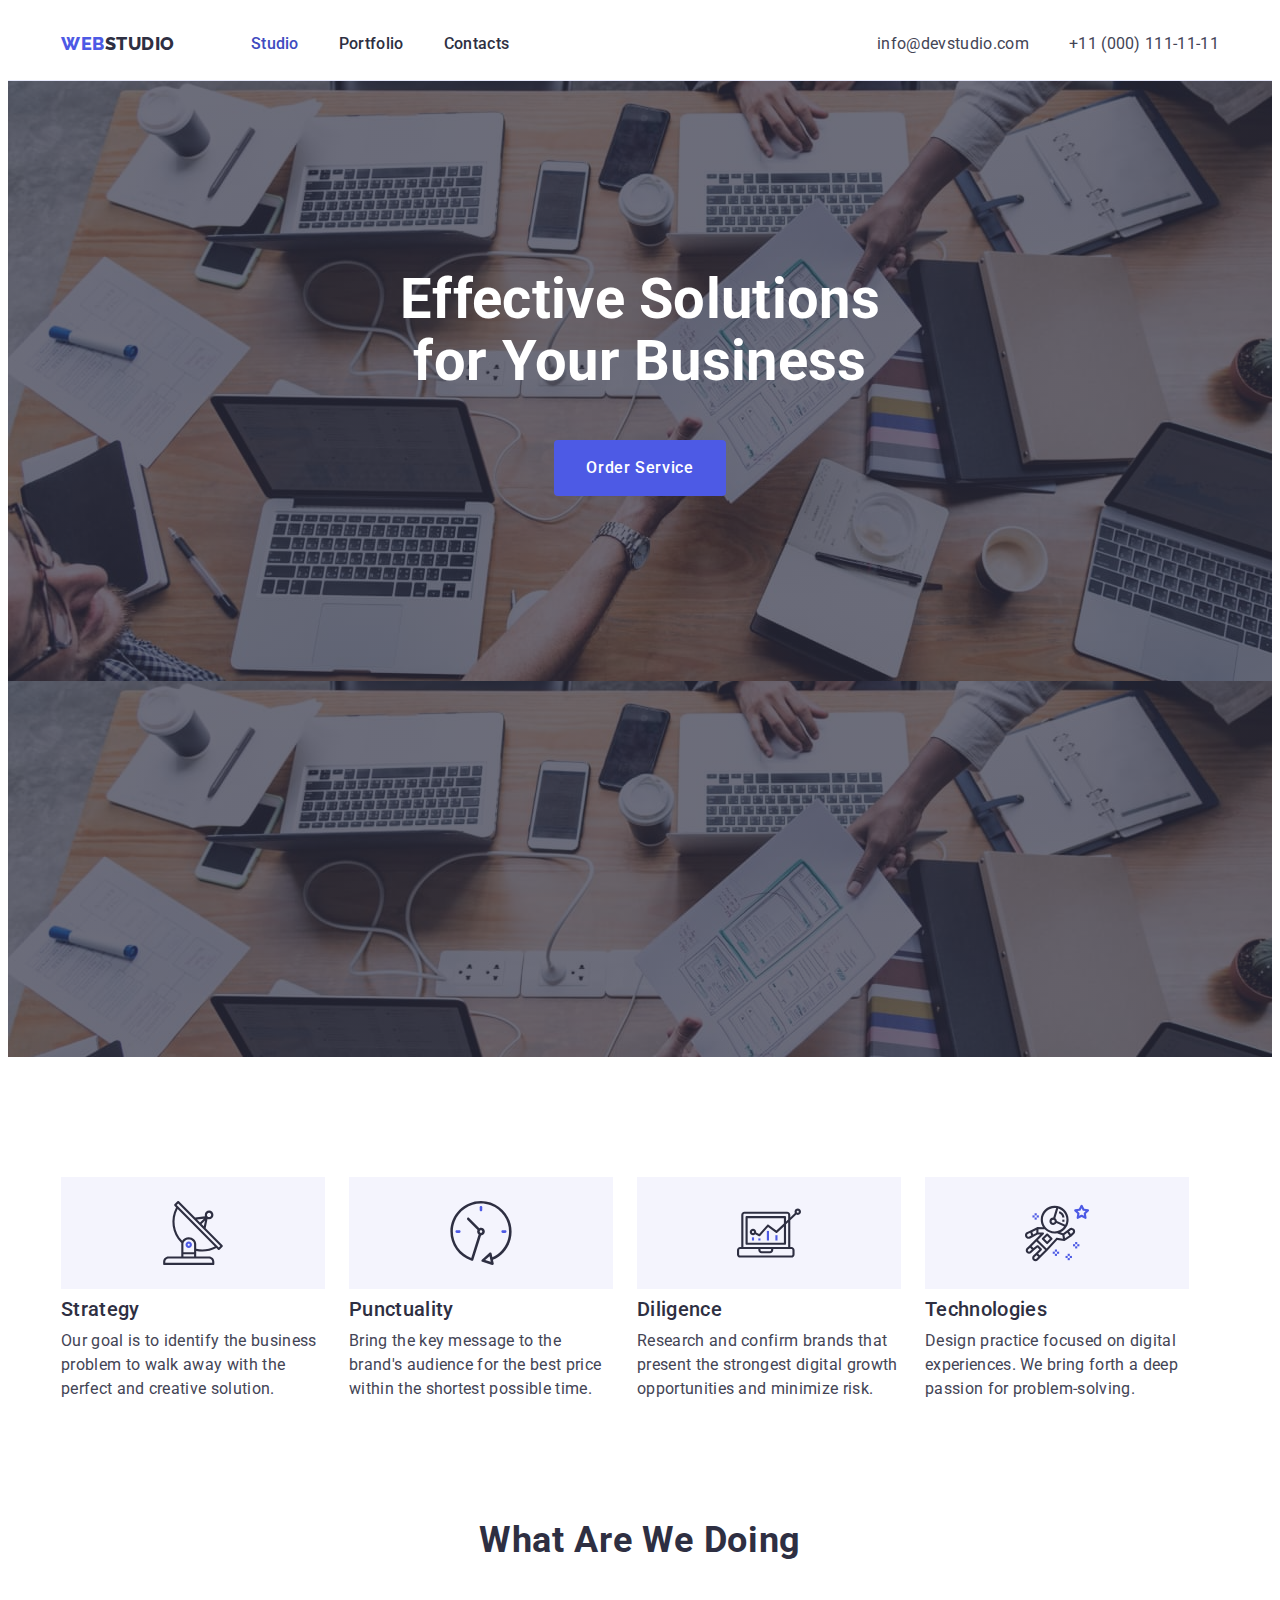
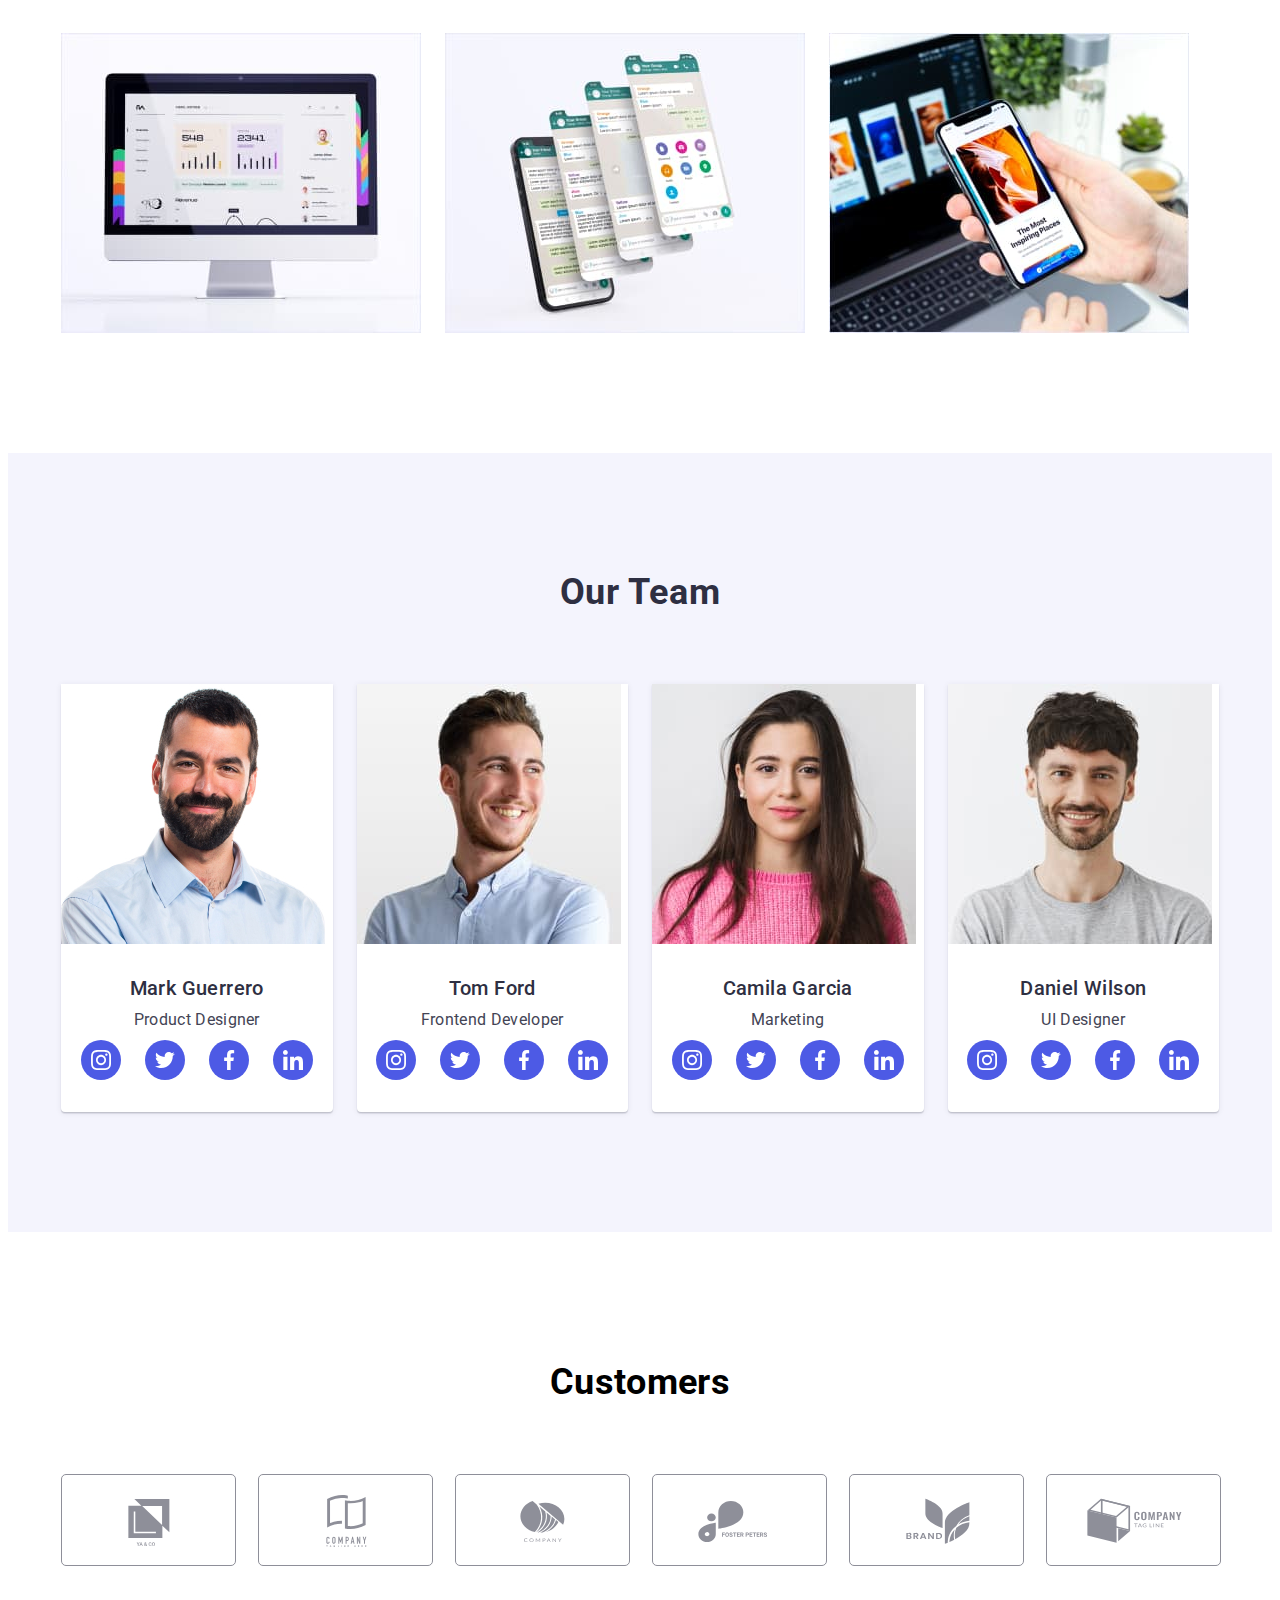
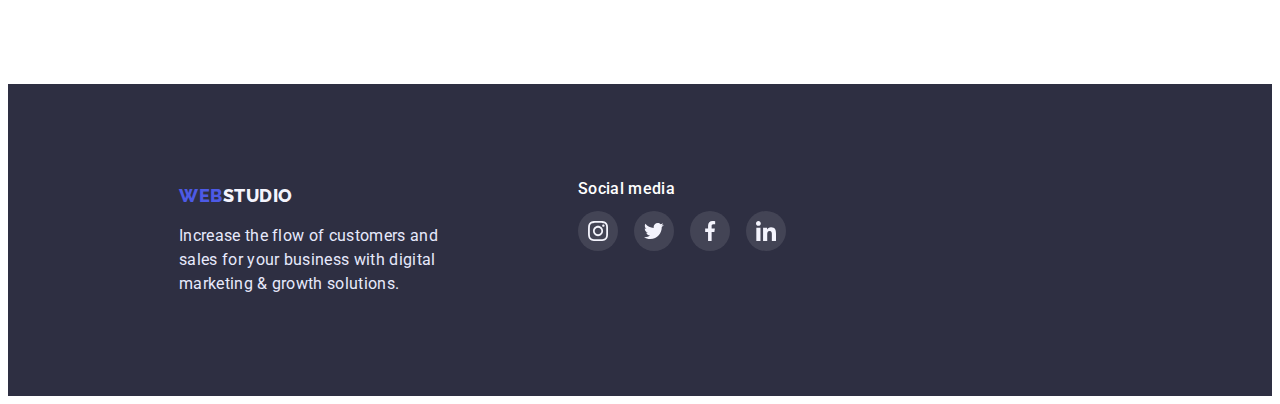
<file: index.html>
<!DOCTYPE html>
<html lang="en">
  <head>
    <meta charset="UTF-8" />
    <meta http-equiv="X-UA-Compatible" content="IE=edge" />
    <meta name="viewport" content="width=device-width, initial-scale=1.0" />
    <link rel="preconnect" href="https://fonts.googleapis.com" />
    <link rel="preconnect" href="https://fonts.gstatic.com" crossorigin />
    <link
      href="https://fonts.googleapis.com/css2?family=Raleway:wght@800&family=Roboto:wght@400;500;700;900&display=swap"
      rel="stylesheet"
    />
    <link
      rel="stylesheet"
      href="https://cdnjs.cloudflare.com/ajax/libs/modern-normalize/1.1.0/modern-normalize.min.css"
      integrity="sha512-wpPYUAdjBVSE4KJnH1VR1HeZfpl1ub8YT/NKx4PuQ5NmX2tKuGu6U/JRp5y+Y8XG2tV+wKQpNHVUX03MfMFn9Q=="
      crossorigin="anonymous"
      referrerpolicy="no-referrer"
    />

    <link rel="stylesheet" href="./css/styles.css" />
    <title>Studio</title>
  </head>
  <body>
    <!-- header -->
    <header>
      <div class="container main-nav">
        <nav class="main-nav">
          <a href="./index.html" class="logo link"
            ><span class="logo-color">Web</span>Studio</a
          >
          <ul class="site-nav list">
            <li class="item">
              <a href="./index.html" class="nav-link link active">Studio</a>
            </li>
            <li class="item">
              <a href="./portfolio.html" class="nav-link link">Portfolio</a>
            </li>
            <li class="item"><a href="" class="nav-link link">Contacts</a></li>
          </ul>
        </nav>
        <address class="auth-nav">
          <ul class="auth-nav list">
            <li class="item">
              <a href="mailto:info@devstudio.com" class="list-contact link"
                >info@devstudio.com</a
              >
            </li>
            <li class="item">
              <a href="tel:+110001111111" class="list-contact link"
                >+11 (000) 111-11-11</a
              >
            </li>
          </ul>
        </address>
      </div>
    </header>
    <!-- main -->
    <main>
      <!-- hero -->
      <section class="hero">
        <div class="container">
          <div class="hero-titl-buttn">
            <h1 class="hero-title">Effective Solutions for Your Business</h1>
            <button type="button" class="hero-btn btn">Order Service</button>
          </div>
        </div>
      </section>

      <!-- преимущества -->
      <section class="benefits section-b">
        <div class="container">
          <h2 class="visually-hidden">benefits</h2>
          <ul class="benefist-list list">
            <li class="benefist-item icon-antenna">
              <div class="benefist-text-title">
                <h3 class="benefits-title">Strategy</h3>
                <p class="benefits-text">
                  Our goal is to identify the business problem to walk away with
                  the perfect and creative solution.
                </p>
              </div>
            </li>
            <li class="benefist-item icon-clock">
              <h3 class="benefits-title">Punctuality</h3>
              <p class="benefits-text">
                Bring the key message to the brand's audience for the best price
                within the shortest possible time.
              </p>
            </li>
            <li class="benefist-item icon-diagram">
              <h3 class="benefits-title">Diligence</h3>
              <p class="benefits-text">
                Research and confirm brands that present the strongest digital
                growth opportunities and minimize risk.
              </p>
            </li>
            <li class="benefist-item icon-astronaut">
              <h3 class="benefits-title">Technologies</h3>
              <p class="benefits-text">
                Design practice focused on digital experiences. We bring forth a
                deep passion for problem-solving.
              </p>
            </li>
          </ul>
        </div>
      </section>
      <!-- What are we doing -->
      <section class="doing section">
        <div class="container">
          <h2 class="doing-title">What are we doing</h2>
          <ul class="doing-list list">
            <li class="doing-item">
              <img
                src="./images/computer.jpg"
                alt="computer"
                width="360"
                height="300"
              />
            </li>
            <li class="doing-item">
              <img
                src="./images/appllicution.jpg"
                alt="appllicution"
                width="360"
                height="300"
              />
            </li>
            <li class="doing-item">
              <img
                src="./images/phone.jpg"
                alt="phone"
                width="360"
                height="300"
              />
            </li>
          </ul>
        </div>
      </section>

      <!-- team -->
      <section class="team section">
        <div class="container">
          <h2 class="team-title">Our Team</h2>
          <ul class="team-list list">
            <li class="team-item">
              <img
                src="./images/img.jpg"
                alt="employee"
                width="264"
                height="260"
              />
              <div class="team-title-text">
                <h3 class="team-after-title">Mark Guerrero</h3>
                <p class="team-text">Product Designer</p>
                <ul class="team-soc-list list">
                  <li class="team-soc-item">
                    <a href="" class="team-soc-link link">
                      <svg class="team-soc-icon" width="20" height="20">
                        <use
                          href="./images/symbol-defs.svg#icon-instagram"
                        ></use>
                      </svg>
                    </a>
                  </li>
                  <li class="team-soc-item">
                    <a href="" class="team-soc-link link">
                      <svg class="team-soc-icon" width="20" height="20">
                        <use
                          href="./images/symbol-defs.svg#icon-twitter"
                        ></use></svg>
                      </a>
                  </li>
                  <li class="team-soc-item">
                    <a href="" class="team-soc-link link">
                      <svg class="team-soc-icon" width="20" height="20">
                        <use
                          href="./images/symbol-defs.svg#icon-facebook"
                        ></use></svg>
                      </a>
                  </li>
                  <li class="team-soc-item">
                    <a href="" class="team-soc-link link">
                      <svg class="team-soc-icon" width="20" height="20">
                        <use
                          href="./images/symbol-defs.svg#icon-linkedin"
                        ></use></svg>
                      </a>
                  </li>
                </ul>
              </div>
            </li>
            <li class="team-item">
              <img
                src="./images/img_man.jpg"
                alt="employee"
                width="264"
                height="260"
              />
              <div class="team-title-text">
                <h3 class="team-after-title">Tom Ford</h3>
                <p class="team-text">Frontend Developer</p>
                <ul class="team-soc-list list">
                  <li class="team-soc-item">
                    <a href="" class="team-soc-link link">
                      <svg class="team-soc-icon" width="20" height="20">
                        <use
                          href="./images/symbol-defs.svg#icon-instagram"
                        ></use>
                      </svg>
                    </a>
                  </li>
                  <li class="team-soc-item">
                    <a href="" class="team-soc-link link">
                      <svg class="team-soc-icon" width="20" height="20">
                        <use
                          href="./images/symbol-defs.svg#icon-twitter"
                        ></use></svg>
                      </a>
                  </li>
                  <li class="team-soc-item">
                    <a href="" class="team-soc-link link">
                      <svg class="team-soc-icon" width="20" height="20">
                        <use
                          href="./images/symbol-defs.svg#icon-facebook"
                        ></use></svg>
                      </a>
                  </li>
                  <li class="team-soc-item">
                    <a href="" class="team-soc-link link">
                      <svg class="team-soc-icon" width="20" height="20">
                        <use
                          href="./images/symbol-defs.svg#icon-linkedin"
                        ></use></svg>
                      </a>
                  </li>
                </ul>
              </div>
            </li>
            <li class="team-item">
              <img
                src="./images/img_women.jpg"
                alt="employee"
                width="264"
                height="260"
              />
              <div class="team-title-text">
                <h3 class="team-after-title">Camila Garcia</h3>
                <p class="team-text">Marketing</p>
                <ul class="team-soc-list list">
                  <li class="team-soc-item">
                    <a href="" class="team-soc-link link">
                      <svg class="team-soc-icon" width="20" height="20">
                        <use
                          href="./images/symbol-defs.svg#icon-instagram"
                        ></use>
                      </svg>
                    </a>
                  </li>
                  <li class="team-soc-item">
                    <a href="" class="team-soc-link link">
                      <svg class="team-soc-icon" width="20" height="20">
                        <use
                          href="./images/symbol-defs.svg#icon-twitter"
                        ></use></svg>
                      </a>
                  </li>
                  <li class="team-soc-item">
                    <a href="" class="team-soc-link link">
                      <svg class="team-soc-icon" width="20" height="20">
                        <use
                          href="./images/symbol-defs.svg#icon-facebook"
                        ></use></svg>
                      </a>
                  </li>
                  <li class="team-soc-item">
                    <a href="" class="team-soc-link link">
                      <svg class="team-soc-icon" width="20" height="20">
                        <use
                          href="./images/symbol-defs.svg#icon-linkedin"
                        ></use></svg>
                      </a>
                  </li>
                </ul>
              </div>
            </li>
            <li class="team-item">
              <img
                src="./images/man.jpg"
                alt="employee"
                width="264"
                height="260"
              />
              <div class="team-title-text">
                <h3 class="team-after-title">Daniel Wilson</h3>
                <p class="team-text">UI Designer</p>
                <ul class="team-soc-list list">
                  <li class="team-soc-item">
                    <a href="" class="team-soc-link link">
                      <svg class="team-soc-icon" width="20" height="20">
                        <use
                          href="./images/symbol-defs.svg#icon-instagram"
                        ></use>
                      </svg>
                    </a>
                  </li>
                  <li class="team-soc-item">
                    <a href="" class="team-soc-link link">
                      <svg class="team-soc-icon" width="20" height="20">
                        <use
                          href="./images/symbol-defs.svg#icon-twitter"
                        ></use></svg>
                  </a>
                  </li>
                  <li class="team-soc-item">
                    <a href="" class="team-soc-link link">
                      <svg class="team-soc-icon" width="20" height="20">
                        <use
                          href="./images/symbol-defs.svg#icon-facebook"
                        ></use></svg>
                  </a>
                  </li>
                  <li class="team-soc-item">
                    <a href="" class="team-soc-link link">
                      <svg class="team-soc-icon" width="20" height="20">
                        <use
                          href="./images/symbol-defs.svg#icon-linkedin"
                        ></use></svg>
                  </a>
                  </li>
                </ul>
              </div>
            </li>
          </ul>
        </div>
      </section>
      <section class="customers">
        <div class="container">
          <h1 class="customers-title">Customers</h1>
          <ul class="customers-list list">
            <li class="customers-item">
              <a href="" class="customers-link link">
                <svg class="customers-icon" width="104" height="56">
                  <use href="./images/symbol-defs.svg#icon-Logo"></use>
                </svg>
              </a>
            </li>
            <li class="customers-item">
              <a href="" class="customers-link link">
                <svg class="customers-icon" width="104" height="56">
                  <use href="./images/symbol-defs.svg#icon-Logo_2"></use>
                </svg>
              </a>
            </li>
            <li class="customers-item">
              <a href="" class="customers-link link">
                <svg class="customers-icon" width="104" height="56">
                  <use href="./images/symbol-defs.svg#icon-Logo_3"></use>
                </svg>
              </a>
            </li>
            <li class="customers-item">
              <a href="" class="customers-link link">
                <svg class="customers-icon" width="104" height="56">
                  <use href="./images/symbol-defs.svg#icon-Logo_4"></use>
                </svg>
              </a>
            </li>
            <li class="customers-item">
              <a href="" class="customers-link link">
                <svg class="customers-icon" width="104" height="56">
                  <use href="./images/symbol-defs.svg#icon-Logo_5"></use>
                </svg>
              </a>
            </li>
            <li class="customers-item">
              <a href="" class="customers-link link">
                <svg class="customers-icon" width="104" height="56">
                  <use href="./images/symbol-defs.svg#icon-Logo_6"></use>
                </svg>
              </a>
            </li>
          </ul>
        </div>
      </section>
    </main>
    <!-- footer -->
    <footer class="footer">
     <div class="container-wrap">
        <div class="container-footer">
          <div class="footer-logo-text">
            <a href="./index.html" class="footer-logo logo link"
              ><span class="logo-color">Web</span>Studio</a
            >
            <p class="footer-text">
              Increase the flow of customers and sales for your business with
              digital marketing & growth solutions.
            </p>
          </div>
        </div>
        
        <div class="soc-link">
        
            <p class="text-soc-link">Social media</p>
            <ul class="list-soc-link list">
              <li class="item-soc-link">
              <a href="" class="customer-soc-link link">
                <svg class="soc-icon">
                  <use href="./images/symbol-defs.svg#icon-instagram" width="20" height="20"></use>
                </svg>
              </a>
              </li>
            <li class="item-soc-link">
               
                <a href="" class="customer-soc-link link">
                  <svg class="soc-icon">
                    <use href="./images/symbol-defs.svg#icon-twitter" width="20" height="20"></use>
                  </svg>
                </a>
            </li >
              <li class="item-soc-link">
                <a href="" class="customer-soc-link link">
                  <svg class="soc-icon">
                    <use href="./images/symbol-defs.svg#icon-facebook" width="20" height="20"></use>
                  </svg>
                </a>
              </li >
             <li class="item-soc-link">
                <a href="" class="customer-soc-link link">
                  <svg class="soc-icon">
                    <use href="./images/symbol-defs.svg#icon-linkedin" width="20" height="20"></use>
                  </svg>
                </a>
             </li >
            </ul >
        
        </div>
     </div >
    </footer>
  </body>
</html>
</file>
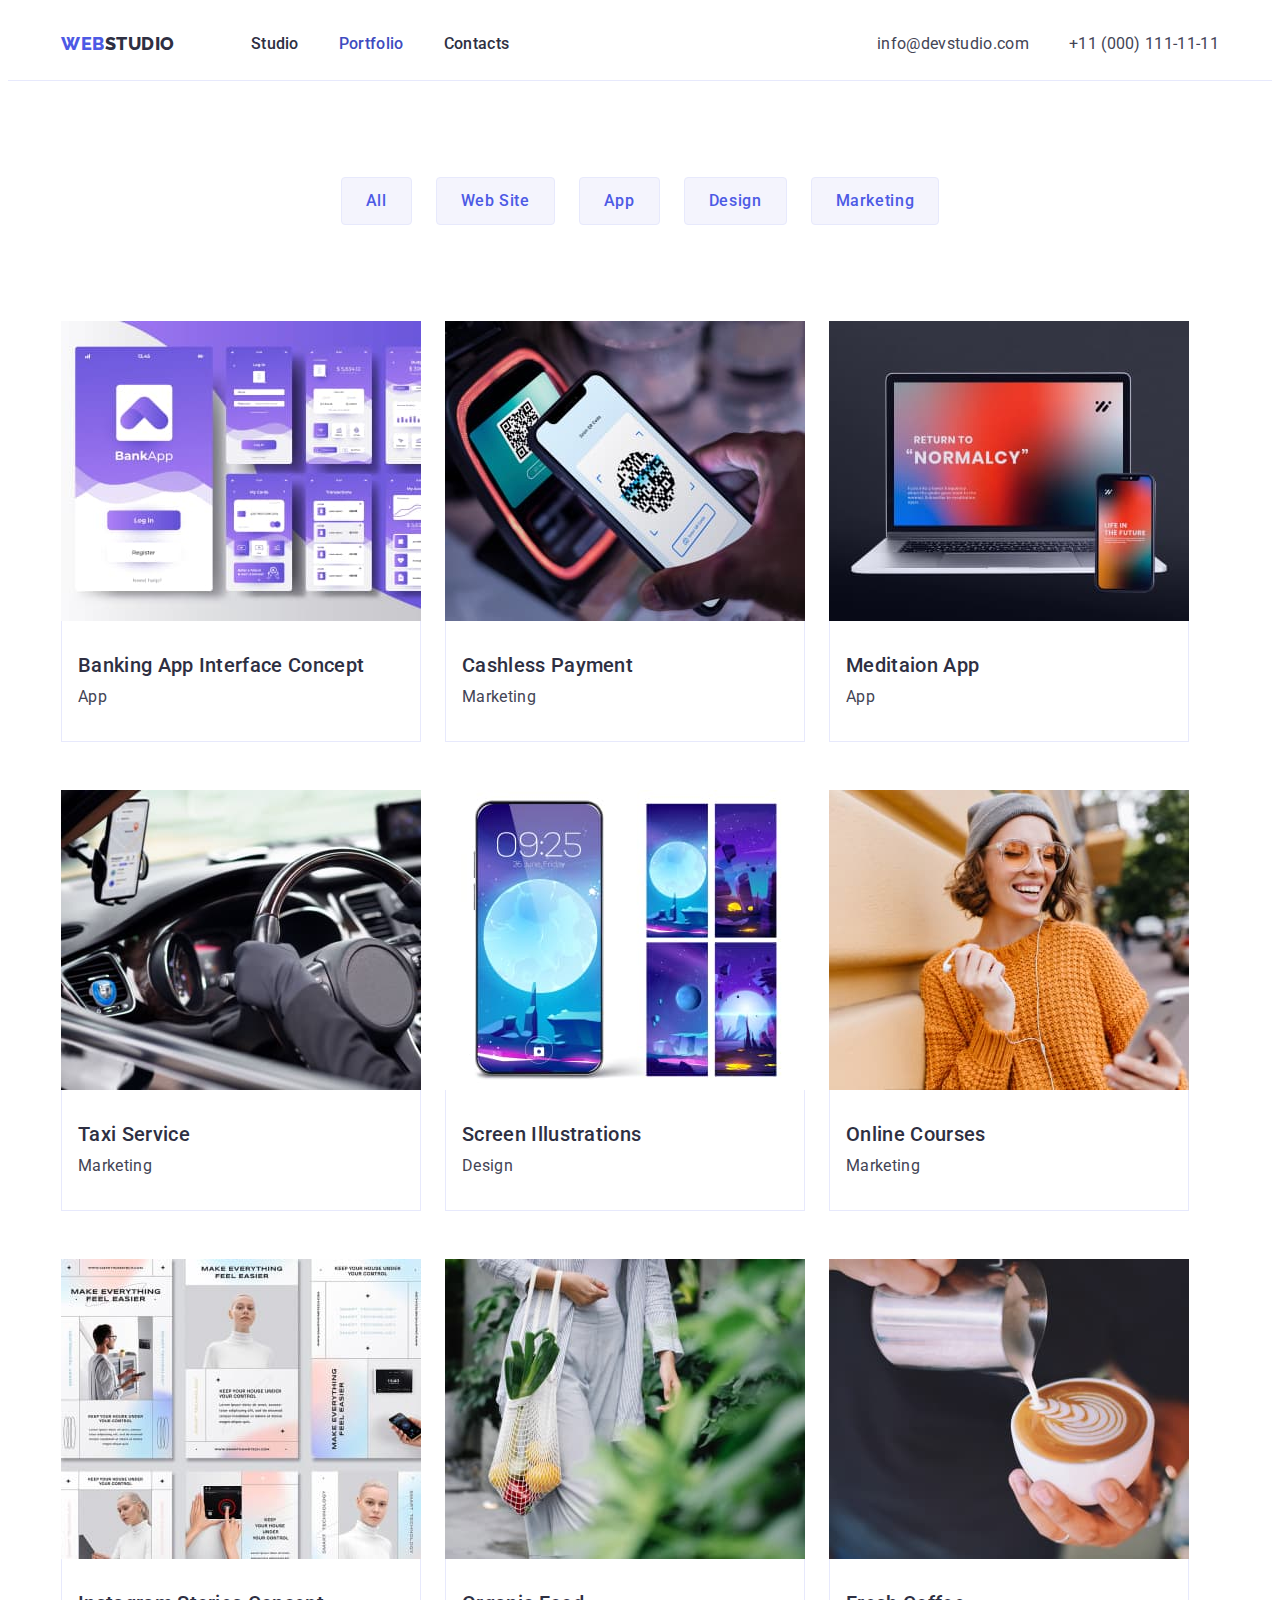
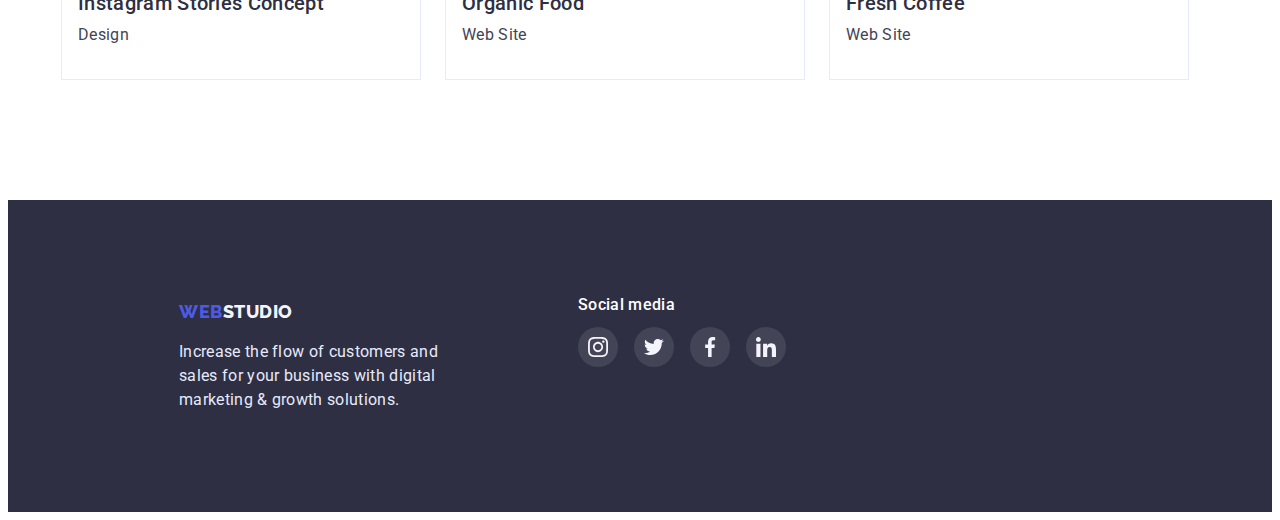
<file: portfolio.html>
<!DOCTYPE html>
<html lang="en">
  <head>
    <meta charset="UTF-8" />
    <meta http-equiv="X-UA-Compatible" content="IE=edge" />
    <meta name="viewport" content="width=device-width, initial-scale=1.0" />
    <link rel="preconnect" href="https://fonts.googleapis.com" />
    <link rel="preconnect" href="https://fonts.gstatic.com" crossorigin />
    <link
      href="https://fonts.googleapis.com/css2?family=Raleway:wght@800&family=Roboto:wght@400;500;700;900&display=swap"
      rel="stylesheet"
    />
    <link
      rel="stylesheet"
      href="https://cdnjs.cloudflare.com/ajax/libs/modern-normalize/1.1.0/modern-normalize.min.css"
      integrity="sha512-wpPYUAdjBVSE4KJnH1VR1HeZfpl1ub8YT/NKx4PuQ5NmX2tKuGu6U/JRp5y+Y8XG2tV+wKQpNHVUX03MfMFn9Q=="
      crossorigin="anonymous"
      referrerpolicy="no-referrer"
    />

    <link rel="stylesheet" href="./css/styles.css" />
    <title>Portfolio</title>
  </head>
  <body>
    <!-- header -->
    <header>
      <div class="container main-nav">
        <nav class="main-nav">
          <a href="./index.html" class="logo link"
            ><span class="logo-color">Web</span>Studio</a
          >
          <ul class="site-nav list">
            <li class="item">
              <a href="./index.html" class="nav-link link">Studio</a>
            </li>
            <li class="item">
              <a href="./portfolio.html" class="nav-link link active"
                >Portfolio</a
              >
            </li>
            <li class="item"><a href="" class="nav-link link">Contacts</a></li>
          </ul>
        </nav>
        <address class="auth-nav">
          <ul class="auth-nav list">
            <li class="item">
              <a href="mailto:info@devstudio.com" class="list-contact link"
                >info@devstudio.com</a
              >
            </li>
            <li class="item">
              <a href="tel:+110001111111" class="list-contact link"
                >+11 (000) 111-11-11</a
              >
            </li>
          </ul>
        </address>
      </div>
    </header>
    <!-- main -->
    <main>
      <section class="filters-buttons">
        <div class="container">
          <h1 class="visually-hidden">Our work</h1>
          <ul class="filter-list list">
            <li><button type="button" class="filter-btn btn">All</button></li>
            <li>
              <button type="button" class="filter-btn btn">Web Site</button>
            </li>
            <li><button type="button" class="filter-btn btn">App</button></li>
            <li>
              <button type="button" class="filter-btn btn">Design</button>
            </li>
            <li>
              <button type="button" class="filter-btn btn">Marketing</button>
            </li>
          </ul>
        </div>
      </section>

      <section class="work">
        <div class="container">
          <ul class="list-work list">
            <li class="list-item">
              <a class="work-link" href=""
                ><img
                  src="./images/bankapp.jpg"
                  alt="bank App"
                  width="360"
                  height="300"
                />
                <div class="work-title-text">
                  <h2 class="work-title">Banking App Interface Concept</h2>

                  <p class="work-text">App</p>
                </div>
              </a>
            </li>
            <li class="list-item">
              <a class="work-link" href=""
                ><img
                  src="./images/payment.jpg"
                  alt="payment"
                  width="360"
                  height="300"
                />
                <div class="work-title-text">
                  <h2 class="work-title">Cashless Payment</h2>
                  <p class="work-text">Marketing</p>
                </div>
              </a>
            </li>
            <li class="list-item">
              <a class="work-link" href=""
                ><img
                  src="./images/meditaion.jpg"
                  alt="meditaion"
                  width="360"
                  height="300"
                />
                <div class="work-title-text">
                  <h2 class="work-title">Meditaion App</h2>
                  <p class="work-text">App</p>
                </div>
              </a>
            </li>
            <li class="list-item">
              <a class="work-link" href=""
                ><img
                  src="./images/taxi.jpg"
                  alt="taxi Service"
                  width="360"
                  height="300"
                />
                <div class="work-title-text">
                  <h2 class="work-title">Taxi Service</h2>
                  <p class="work-text">Marketing</p>
                </div>
              </a>
            </li>
            <li class="list-item">
              <a class="work-link" href=""
                ><img
                  src="./images/screen.jpg"
                  alt="screen Illustrations"
                  width="360"
                  height="300"
                />
                <div class="work-title-text">
                  <h2 class="work-title">Screen Illustrations</h2>
                  <p class="work-text">Design</p>
                </div>
              </a>
            </li>
            <li class="list-item">
              <a class="work-link" href=""
                ><img
                  src="./images/onlinecourses.jpg"
                  alt="online courses"
                  width="360"
                  height="300"
                />
                <div class="work-title-text">
                  <h2 class="work-title">Online Courses</h2>
                  <p class="work-text">Marketing</p>
                </div>
              </a>
            </li>
            <li class="list-item">
              <a class="work-link" href=""
                ><img
                  src="./images/stories.jpg"
                  alt="Instagram Stories"
                  width="360"
                  height="300"
                />
                <div class="work-title-text">
                  <h2 class="work-title">Instagram Stories Concept</h2>
                  <p class="work-text">Design</p>
                </div>
              </a>
            </li>
            <li class="list-item">
              <a class="work-link" href=""
                ><img
                  src="./images/organicfood.jpg"
                  alt="organic food"
                  width="360"
                  height="300"
                />
                <div class="work-title-text">
                  <h2 class="work-title">Organic Food</h2>
                  <p class="work-text">Web Site</p>
                </div>
              </a>
            </li>
            <li class="list-item">
              <a class="work-link" href=""
                ><img
                  src="./images/freshcoffe.jpg"
                  alt="Fresh Coffee"
                  width="360"
                  height="300"
                />
                <div class="work-title-text">
                  <h2 class="work-title">Fresh Coffee</h2>
                  <p class="work-text">Web Site</p>
                </div>
              </a>
            </li>
          </ul>
        </div>
      </section>
    </main>

    <!-- footer -->
    <footer class="footer">
      <div class="container-wrap">
         <div class="container-footer">
           <div class="footer-logo-text">
             <a href="./index.html" class="footer-logo logo link"
               ><span class="logo-color">Web</span>Studio</a
             >
             <p class="footer-text">
               Increase the flow of customers and sales for your business with
               digital marketing & growth solutions.
             </p>
           </div>
         </div>
         
         <div class="soc-link">
         
             <p class="text-soc-link">Social media</p>
             <ul class="list-soc-link list">
               <li class="item-soc-link">
               <a href="" class="customer-soc-link link">
                 <svg class="soc-icon">
                   <use href="./images/symbol-defs.svg#icon-instagram" width="20" height="20"></use>
                 </svg>
               </a>
               </li>
             <li class="item-soc-link">
                
                 <a href="" class="customer-soc-link link">
                   <svg class="soc-icon">
                     <use href="./images/symbol-defs.svg#icon-twitter" width="20" height="20"></use>
                   </svg>
                 </a>
             </li >
               <li class="item-soc-link">
                 <a href="" class="customer-soc-link link">
                   <svg class="soc-icon">
                     <use href="./images/symbol-defs.svg#icon-facebook" width="20" height="20"></use>
                   </svg>
                 </a>
               </li >
              <li class="item-soc-link">
                 <a href="" class="customer-soc-link link">
                   <svg class="soc-icon">
                     <use href="./images/symbol-defs.svg#icon-linkedin" width="20" height="20"></use>
                   </svg>
                 </a>
              </li >
             </ul >
         
         </div>
      </div >
     </footer>
  </body>
</html>
</file>
<file: css/styles.css>
p,  h1, h2, h3, h4, h5, h6{
  margin:  0;
}


ul {
  margin: 0;
  padding-left: 0;
}

button{
  cursor: pointer;
}

img{
  display: block;

}

body {
  font-family: "Roboto", sans-serif;
  letter-spacing: 0.02em;
 
}

.container{
  max-width: 1158px;
  padding-left: 15px;
  padding-right: 15px;
  margin-left: auto;
  margin-right: auto;

}
.container-footer{
  width: 264px;
  padding-left: 15px;
  padding-right: 15px;
  margin-left: 156px;
}
:root {
  --accent-color: #4d5ae5;
  --basic-color: #2e2f42;
  --color-text: #434455;
  --color-text-button: #ffffff;
  --color-background: #f4f4fd;
  --color-footer-text: #e7e9fc;
  --color-hover: #404bbf;
}

.section{
  padding-top: 120px;
  padding-bottom: 120px;
}

.section-b{
  padding-top: 120px;
}


 /* -------------------utilits---------------------------- */
.link {
  text-decoration: none;
}

.list {
  list-style: none;
}

.btn{
    cursor: pointer;
}

.visually-hidden{
    position: absolute;
    white-space: nowrap;
    width: 1px;
    height: 1px;
    overflow: hidden;
    border: 0;
    padding: 0;
    clip: rect(0 0 0 0);
    clip-path: inset(50%);
    margin: -1px;
}


/* ---------------HEADER--------------------- */

header{
  border-bottom: 1px solid #E7E9FC;
}


.logo {
  font-family: "Raleway";

  font-weight: 800;
  font-size: 18px;
  line-height: 1.33;
  display: flex;
  align-items: center;
  letter-spacing: 0.03em;
  text-transform: uppercase;
  color: var(--basic-color);
}
.logo .logo-color {
  color: var(--accent-color);
}

                    /* main-nav */

.main-nav{
  display: flex;
  align-items: center;
}        

.site-nav{
  display: flex;
  margin-left: 76px;
}

.site-nav > .item + .item{
  margin-left: 40px;
}

.nav-link {
  display: block;
  padding-top: 24px;
  padding-bottom: 24px;

  font-style: normal;
  font-weight: 500;
  font-size: 16px;
  line-height: 1.5;
  color: var(--basic-color);
}

.nav-link:hover, .nav-link:focus{
color: var(--accent-color);
}

.active{
  color: var(--color-hover);
}

.auth-nav{
  display: flex;
  margin-left: auto;
}

.auth-nav > .item + .item {
  margin-left: 40px;
}

.list-contact {
  font-style: normal;
  font-weight: 400;
  font-size: 16px;
  line-height: 1.5;
  color: var(--color-text);
}

.list-contact:hover, :focus{
    color: var(--color-hover);
}

/* ---------------HERO--------------------- */

.hero {
  max-width: 1440px;
  height: 600px; 
  margin-left: auto;
  margin-right: auto;
 padding-top: 188px;
  padding-bottom: 188px; 
  background-color: var(--basic-color);
  background-image: linear-gradient(to right, rgba(46, 47, 66, 0.7), rgba(46, 47, 66, 0.7)),
   url(../images/people-office.jpg);
}

.hero-titl-buttn{
  width: 494px;
  margin-right: auto;
  margin-left: auto;
}

.hero-title {
  font-style: normal;
  font-weight: 700;
  font-size: 56px;
  line-height: 1.1;

  text-align: center;
  color: var(--color-text-button);
}
.hero-btn {
  padding: 16px 32px;
  min-width: 169px;
  height: 56px;
  margin-top: 48px;
  margin-left: auto;
  margin-right: auto;
  font-family: inherit;
  font-style: normal;
  font-weight: 500;
  font-size: 16px;
  line-height: 1.5;
  display: flex;
  align-items: center;
  letter-spacing: 0.04em;

  color: var(--color-text-button);

  background-color: var(--accent-color);

  border-radius: 4px;
  border: 0;
}

.hero-btn:hover, .hero-btn:focus{
    background-color: var(--color-hover);
}


/* ---------------BENEFITS--------------------- */



.benefist-list{
  display: flex;

}




.benefist-item{
  width: 264px;
margin-right: 24px;
}

.benefist-item::before{
  display:block;
  content: '';
  height: 112px;
  background-repeat: no-repeat;
  background-position: center;
  background-color: #F4F4FD;
  margin-bottom: 8px;
}

.icon-antenna::before{
  background-image: url(../images/antenna.svg);
}

.icon-clock::before{
background-image: url(../images/clock.svg);
}

.icon-diagram::before{
background-image: url(../images/diagram.svg);
}

.icon-astronaut::before{
background-image: url(../images/astronaut.svg);
}

.benefist-item:nth-last-child(4n + 1){
  margin-right: 0;
}


.benefits-title {
  margin-bottom: 8px;
  font-weight: 500;
  font-size: 20px;
  line-height: 1.2;
  color: var(--basic-color);
}
.benefits-text {
  font-size: 16px;
  line-height: 1.5;

  color: var(--color-text);
}

/* ---------------What are we doing--------------------- */



.doing-title {
  margin-bottom: 72px;
  font-weight: 700;
  font-size: 36px;
  line-height: 1.1;
  text-align: center;
  letter-spacing: 0.02em;
  text-transform: capitalize;
  color: var(--basic-color);
}
.doing-list{
  display: flex;
}

.doing-item + .doing-item {
  margin-left: 24px;
}


/* ---------------Our Team--------------------- */
.team {

  background-color: var(--color-background);
}


.team-list{
  display: flex;
  gap: 24px;
  text-align: center;
}

.team-item{
  width: calc((100% - 72px) / 4);
  background-color: #FFFFFF;
  box-shadow: 0px 1px 6px rgba(46, 47, 66, 0.08), 0px 1px 1px rgba(46, 47, 66, 0.16), 0px 2px 1px rgba(46, 47, 66, 0.08);
  border-radius: 0px 0px 4px 4px;
  
}

.team-title-text{
padding-top: 32px;
padding-bottom: 32px;
padding-left: 16px;
padding-right: 16px;
}


.team-title {
  margin-bottom: 72px;
  font-weight: 700;
  font-size: 36px;
  line-height: 1.1;
  text-align: center;
  letter-spacing: 0.02em;
  text-transform: capitalize;
  color: var(--basic-color);
}
.team-after-title {
  font-weight: 500;
  font-size: 20px;
  line-height: 1.2;
  letter-spacing: 0.02em;
  color: var(--basic-color);
}
.team-text {
  margin-top: 8px;
  font-size: 16px;
  line-height: 1.5;
  color: var(--color-text);
  margin-bottom: 8px;
}

.team-soc-list {
  display: flex;
  justify-content: center;

}

.team-soc-item {
  width: 40px;
  height: 40px;
}
.team-soc-link {
  width: 100%;
  height: 100%;
  border-radius: 50%;
  display: flex;
  justify-content: center;
  align-items: center;
  background-color: var(--accent-color);

}
.team-soc-icon{
  fill: #FFFFFF;
}

.team-soc-link:is(:hover, :focus)  {
background-color: var(--color-hover);
}

.team-soc-item:not(:nth-child(4)){
  margin-right: 24px;
}

/* ---------------CUSTOMERS--------------------- */

.customers-title{
font-size: 36px;
line-height: 40px;
  text-align: center;
  margin-bottom: 72px;
}


.customers{
  padding-top: 130px;
  padding-bottom: 120px;
}

.customers-list {
  display: flex;
  gap: 24px;
}

.customers-item {
  width: calc((100% - 120px) / 6);
  height: 90px;
}
.customers-link {
  width: 100%;
  height: 100%;
  border: 1px solid #8E8F99;
  border-radius: 5px;
  display: flex;
  align-items: center;
  justify-content: center;
  fill:  #8E8F99 ;
}

.customers-link:is(:hover, :focus) {
  border-color: var(--color-hover);
  fill: var(--color-hover);
}


.customers-icon .customers-link:is(:hover, :focus){
  fill:  currentColor ;
}






/* ---------------FOOTER--------------------- */

.footer {
  padding-top: 100px;
  padding-bottom: 100px;
  background-color: var(--basic-color);
}

.container-wrap{
  display: flex;
}

.footer-logo-text{
  width: 264px;
 
}

.footer-text {
  margin-top: 16px;
  font-size: 16px;
  line-height: 1.5;
  color: var(--color-footer-text);
}

.footer-logo.logo {
  color: var(--color-background);
}

.soc-link{
  margin-right: auto;
  margin-left: 120px;
}

.soc-icon{
  width: 20px;
  height: 20px;
  fill: var(--color-background);
}

.list-soc-link{
  display: flex;
  justify-content: center;
  gap: 16px;
}
.item-soc-link{
  width: 40px;
  height: 40px;
}

.customer-soc-link{
  width: 100%;
  height: 100%;
  border-radius: 50%;
  display: flex;
  justify-content: center;
  align-items: center;
  background-color: rgba(255, 255, 255, 0.1);;
}

.customer-soc-link:is(:hover, :focus){
  background-color:  #31D0AA;
}

.text-soc-link{
  margin-bottom: 16px;
  font-weight: 500;
font-size: 16px;
line-height: calc(16 / 24);
color: #FFFFFF;
}

/* ---------------PORTFOLIO--------------------- */

/* ---------------buttons--------------------- */

.filters-buttons{
  padding-top: 96px;
}



.filter-btn {
  font-family: inherit;
  font-weight: 500;
  font-size: 16px;
  line-height: 1.5;
  display: flex;
  align-items: center;
  text-align: center;
  letter-spacing: 0.04em;

  color: var(--accent-color);

  /* border */
  display: flex;
  flex-direction: row;
  justify-content: center;
  align-items: center;
  padding: 12px 24px;
  height: 48px;
  background: #f4f4fd;
  border: 1px solid #e7e9fc;
  border-radius: 4px;
}


.filter-btn:hover, .filter-btn:focus {
  color: #ffffff;
  background: var(--color-hover);
}

/* ---------------WORKS--------------------- */

.work{
  padding-top: 96px;
  padding-bottom: 120px;
}
.filter {
margin-bottom: 72px;
}

.filter-list {
display: flex;
justify-content: center;
gap: 24px;
}








.list-work{
display: flex;
flex-wrap: wrap;

}

.list-item{
    background-color: var(--color-text-button);
    width: 360px;
    margin-right: 24px;
    margin-bottom: 48px;
   
}
.list-item:hover{
  box-shadow: 0px 1px 6px rgba(46, 47, 66, 0.08);
}


.list-item:nth-child(3n + 3){
  margin-right: 0;
}

.list-item:nth-last-child(-n + 3){
  margin-bottom: 0;
}


.work-title-text{
  padding-top: 32px;
  padding-bottom: 32px;
  padding-right: 16px;
  padding-left: 16px;
  border-left: 1px solid #E7E9FC;
  border-right: 1px solid #E7E9FC;
  border-bottom: 1px solid #E7E9FC;
}

.work-link{
  text-decoration: none;
}

.work-title {
  font-weight: 500;
  font-size: 20px;
  line-height: 1.2;
  color: var(--basic-color);
}
.work-text {
  margin-top: 8px;
  font-size: 16px;
  line-height: 1.5;
  color: var(--color-text);
}
</file>
